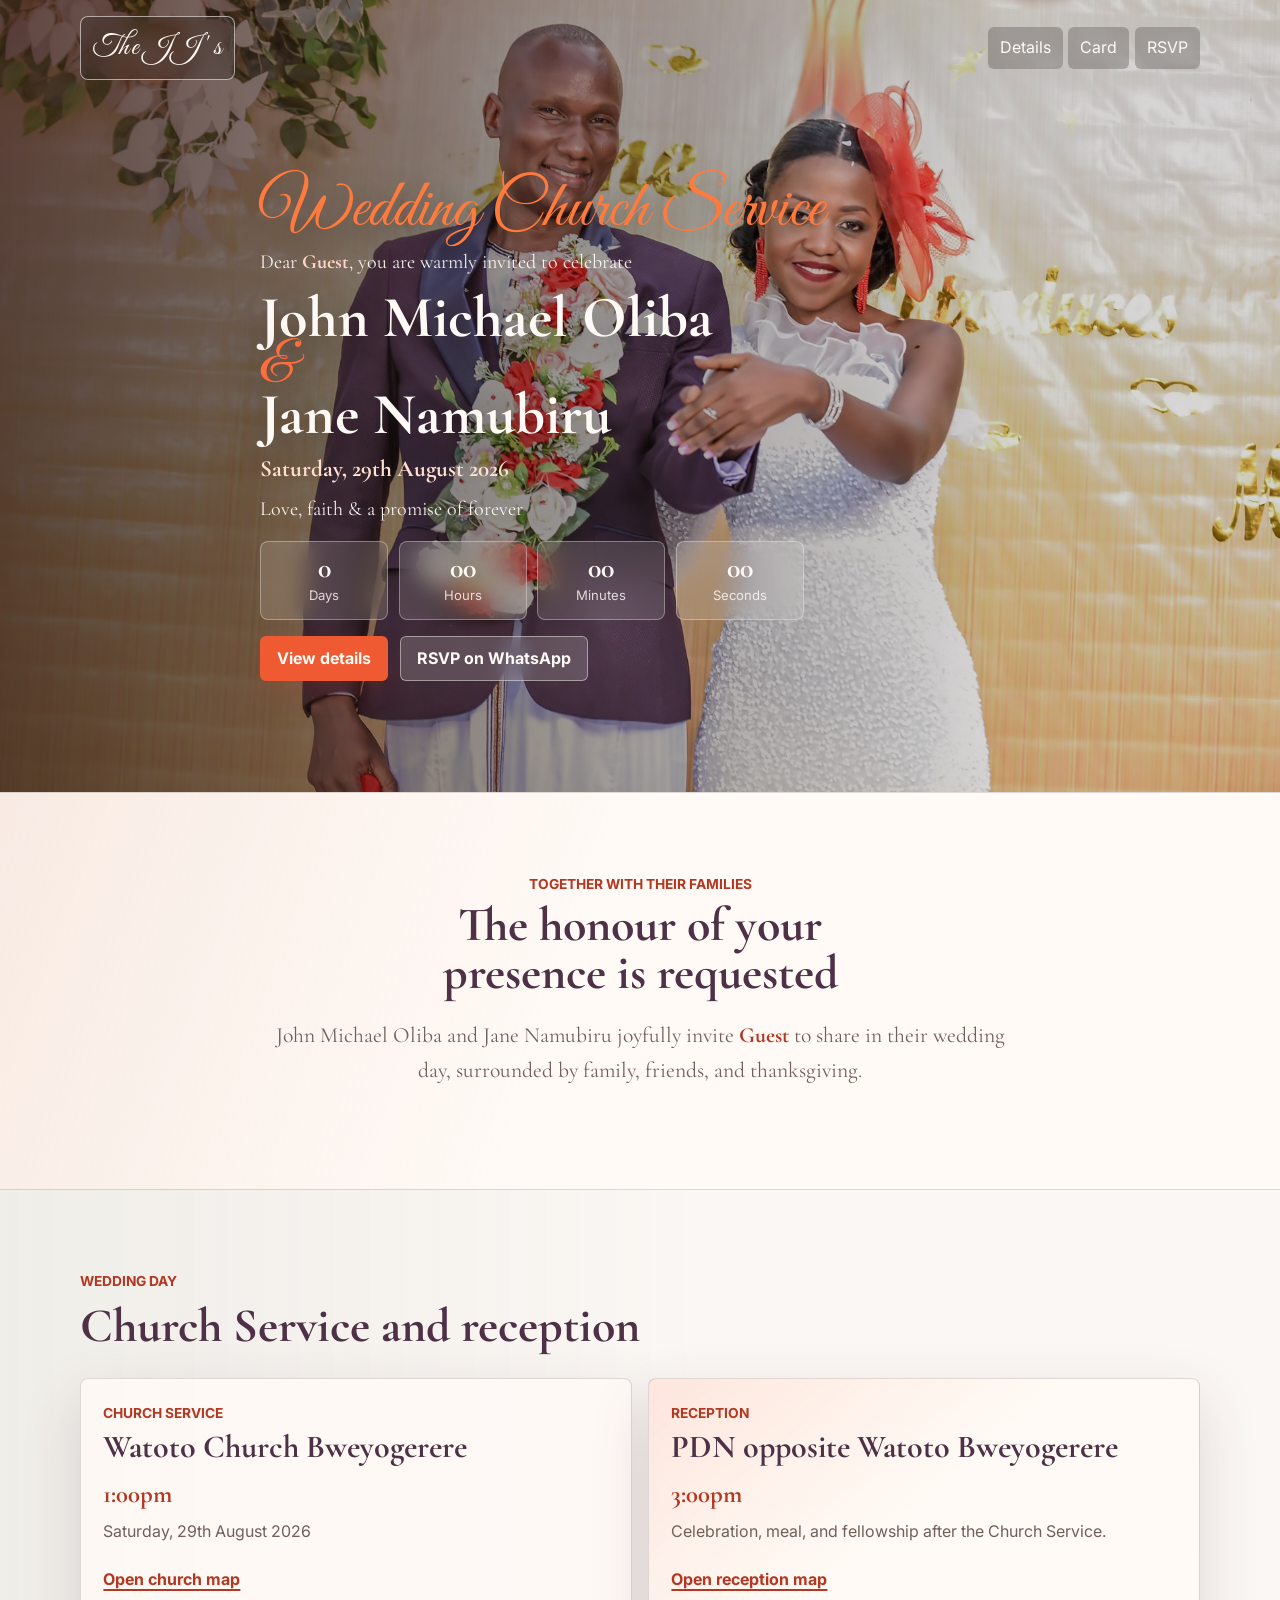
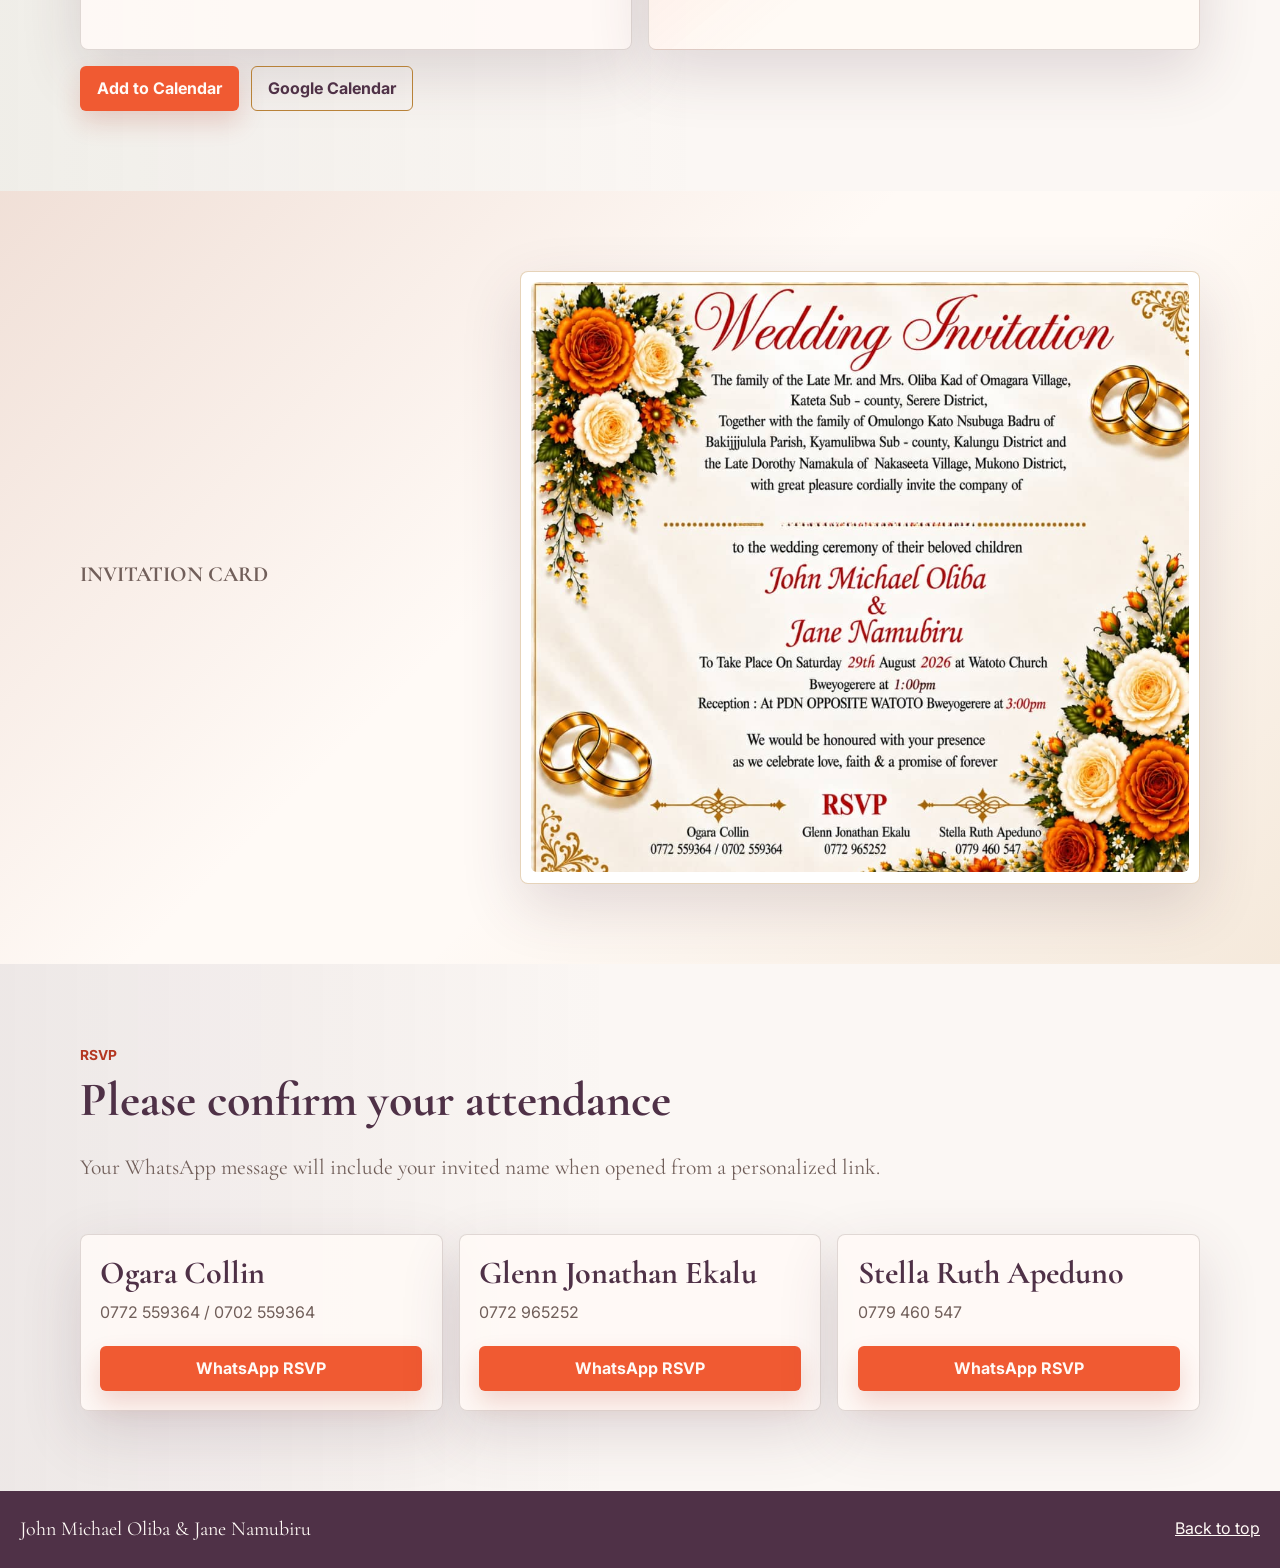
<file: index.html>
<!doctype html>
<html lang="en">
  <head>
    <meta charset="utf-8">
    <meta name="viewport" content="width=device-width, initial-scale=1">
    <title>John Michael Oliba & Jane Namubiru Wedding Invitation</title>
    <meta
      name="description"
      content="Wedding invitation for John Michael Oliba and Jane Namubiru on Saturday, 29th August 2026."
    >
    <meta property="og:title" content="John Michael Oliba & Jane Namubiru Wedding Invitation">
    <meta property="og:description" content="Saturday, 29th August 2026 at Watoto Church Bweyogerere.">
    <meta property="og:image" content="assets/card-preview.jpg">
    <link rel="preconnect" href="https://fonts.googleapis.com">
    <link rel="preconnect" href="https://fonts.gstatic.com" crossorigin>
    <link
      href="https://fonts.googleapis.com/css2?family=Cormorant+Garamond:wght@500;600;700&family=Great+Vibes&family=Inter:wght@400;500;600;700&display=swap"
      rel="stylesheet"
    >
    <link rel="stylesheet" href="styles.css">
    <script src="guests.js" defer></script>
    <script src="script.js" defer></script>
  </head>
  <body>
    <a class="skip-link" href="#details">Skip to wedding details</a>

    <header class="hero" id="top">
      <nav class="topbar" aria-label="Invitation navigation">
        <a class="brand" href="#top" aria-label="John and Jane wedding invitation">The JJ ' s</a>
        <div class="nav-links">
          <a href="#details">Details</a>
          <a href="#card">Card</a>
          <a href="#rsvp">RSVP</a>
        </div>
      </nav>

      <div class="hero-content">
        <p class="script-kicker">Wedding Church Service</p>
        <p class="guest-copy">Dear <span id="guestName" aria-live="polite">Guest</span>, you are warmly invited to celebrate</p>
        <h1>
          John Michael Oliba
          <span>&amp;</span>
          Jane Namubiru
        </h1>
        <p class="hero-date">Saturday, 29th August 2026</p>
        <p class="promise-line">Love, faith &amp; a promise of forever</p>

        <div class="countdown" aria-label="Countdown to the wedding">
          <div class="countdown-item">
            <span id="countDays">0</span>
            <small>Days</small>
          </div>
          <div class="countdown-item">
            <span id="countHours">0</span>
            <small>Hours</small>
          </div>
          <div class="countdown-item">
            <span id="countMinutes">0</span>
            <small>Minutes</small>
          </div>
          <div class="countdown-item">
            <span id="countSeconds">0</span>
            <small>Seconds</small>
          </div>
        </div>

        <div class="hero-actions">
          <a class="button button-primary" href="#details">View details</a>
          <a class="button button-soft js-rsvp-shortcut" href="#rsvp">RSVP on WhatsApp</a>
        </div>
      </div>
    </header>

     <main>
      <section class="section invite-note" aria-labelledby="family-heading">
        <div class="section-inner narrow">
          <p class="eyebrow">Together with their families</p>
          <h2 id="family-heading">The honour of your presence is requested</h2>
          <p>
            John Michael Oliba and Jane Namubiru joyfully invite
            <span id="guestInline">Guest</span> to share in their wedding day,
            surrounded by family, friends, and thanksgiving.
          </p>
        </div>
      </section>

      <section class="section details-section" id="details" aria-labelledby="details-heading">
        <div class="section-inner">
          <div class="section-heading">
            <p class="eyebrow">Wedding day</p>
            <h2 id="details-heading">Church Service and reception</h2>
          </div>

          <div class="event-grid">
            <article class="event-card">
              <div class="event-label">Church Service</div>
              <h3>Watoto Church Bweyogerere</h3>
              <p class="event-time">1:00pm</p>
              <p>Saturday, 29th August 2026</p>
              <a
                class="text-link"
                href="https://www.google.com/maps/search/?api=1&query=Watoto%20Church%20Bweyogerere"
                target="_blank"
                rel="noopener"
              >Open church map</a>
            </article>

            <article class="event-card accent-card">
              <div class="event-label">Reception</div>
              <h3>PDN opposite Watoto Bweyogerere</h3>
              <p class="event-time">3:00pm</p>
              <p>Celebration, meal, and fellowship after the Church Service.</p>
              <a
                class="text-link"
                href="https://www.google.com/maps/search/?api=1&query=Pastors%20Discipleship%20Network%20(PDN)%20,%20Cornerstone%20University"
                target="_blank"
                rel="noopener"
              >Open reception map</a>
            </article>
          </div>

          <div class="calendar-actions" aria-label="Calendar actions">
            <button class="button button-primary" id="downloadCalendar" type="button">Add to Calendar</button>
            <a class="button button-outline" id="googleCalendar" href="#" target="_blank" rel="noopener">Google Calendar</a>
          </div>
        </div>
      </section>

       <section class="section card-section" id="card" aria-labelledby="card-heading">
        <div class="section-inner card-layout">
          <div class="card-copy">
            <p class="eyebrow">Invitation card</p>
            <!-- <h2 id="card-heading">The printed card, brought online</h2>
            <p>
              Here is a look at the card.
            </p> -->
            <!-- <a class="button button-outline" href="jon%20weds%20jane%20n.pdf" download>Download original PDF</a> -->
          </div>
          <figure class="card-preview">
            <img src="assets/card-preview.jpg" alt="Wedding invitation card for John Michael Oliba and Jane Namubiru">
          </figure>
        </div>
      </section>

      <section class="section rsvp-section" id="rsvp" aria-labelledby="rsvp-heading">
        <div class="section-inner">
          <div class="section-heading">
            <p class="eyebrow">RSVP</p>
            <h2 id="rsvp-heading">Please confirm your attendance</h2>
            <p class="section-lead">Your WhatsApp message will include your invited name when opened from a personalized link.</p>
          </div>

          <div class="contact-grid">
            <article class="contact-card">
              <h3>Ogara Collin</h3>
              <p>0772 559364 / 0702 559364</p>
              <a class="button button-primary js-whatsapp" href="#" data-phone="256772559364">WhatsApp RSVP</a>
            </article>
            <article class="contact-card">
              <h3>Glenn Jonathan Ekalu</h3>
              <p>0772 965252</p>
              <a class="button button-primary js-whatsapp" href="#" data-phone="256772965252">WhatsApp RSVP</a>
            </article>
            <article class="contact-card">
              <h3>Stella Ruth Apeduno</h3>
              <p>0779 460 547</p>
              <a class="button button-primary js-whatsapp" href="#" data-phone="256779460547">WhatsApp RSVP</a>
            </article>
          </div>
        </div>
      </section>
    </main> 

    <footer class="footer">
      <p>John Michael Oliba &amp; Jane Namubiru</p>
      <a href="#top">Back to top</a>
    </footer>
  </body>
</html>
</file>
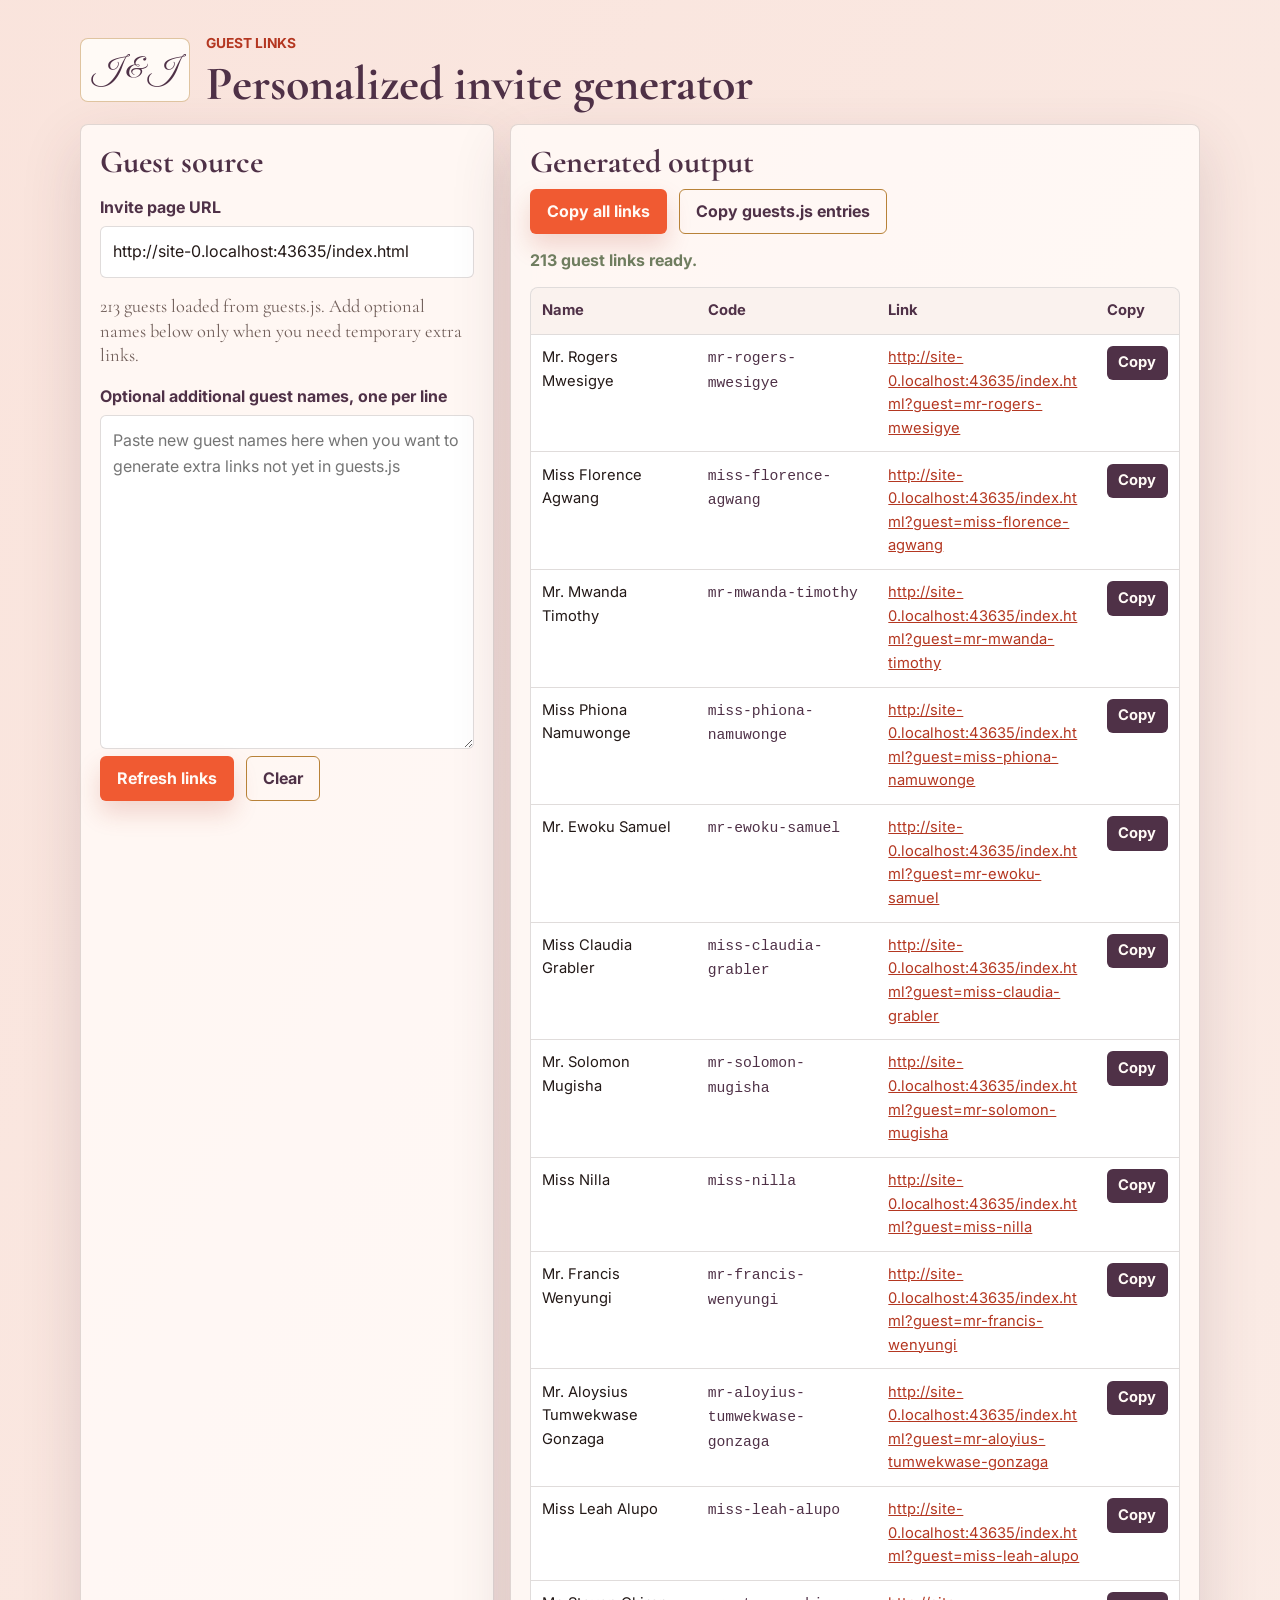
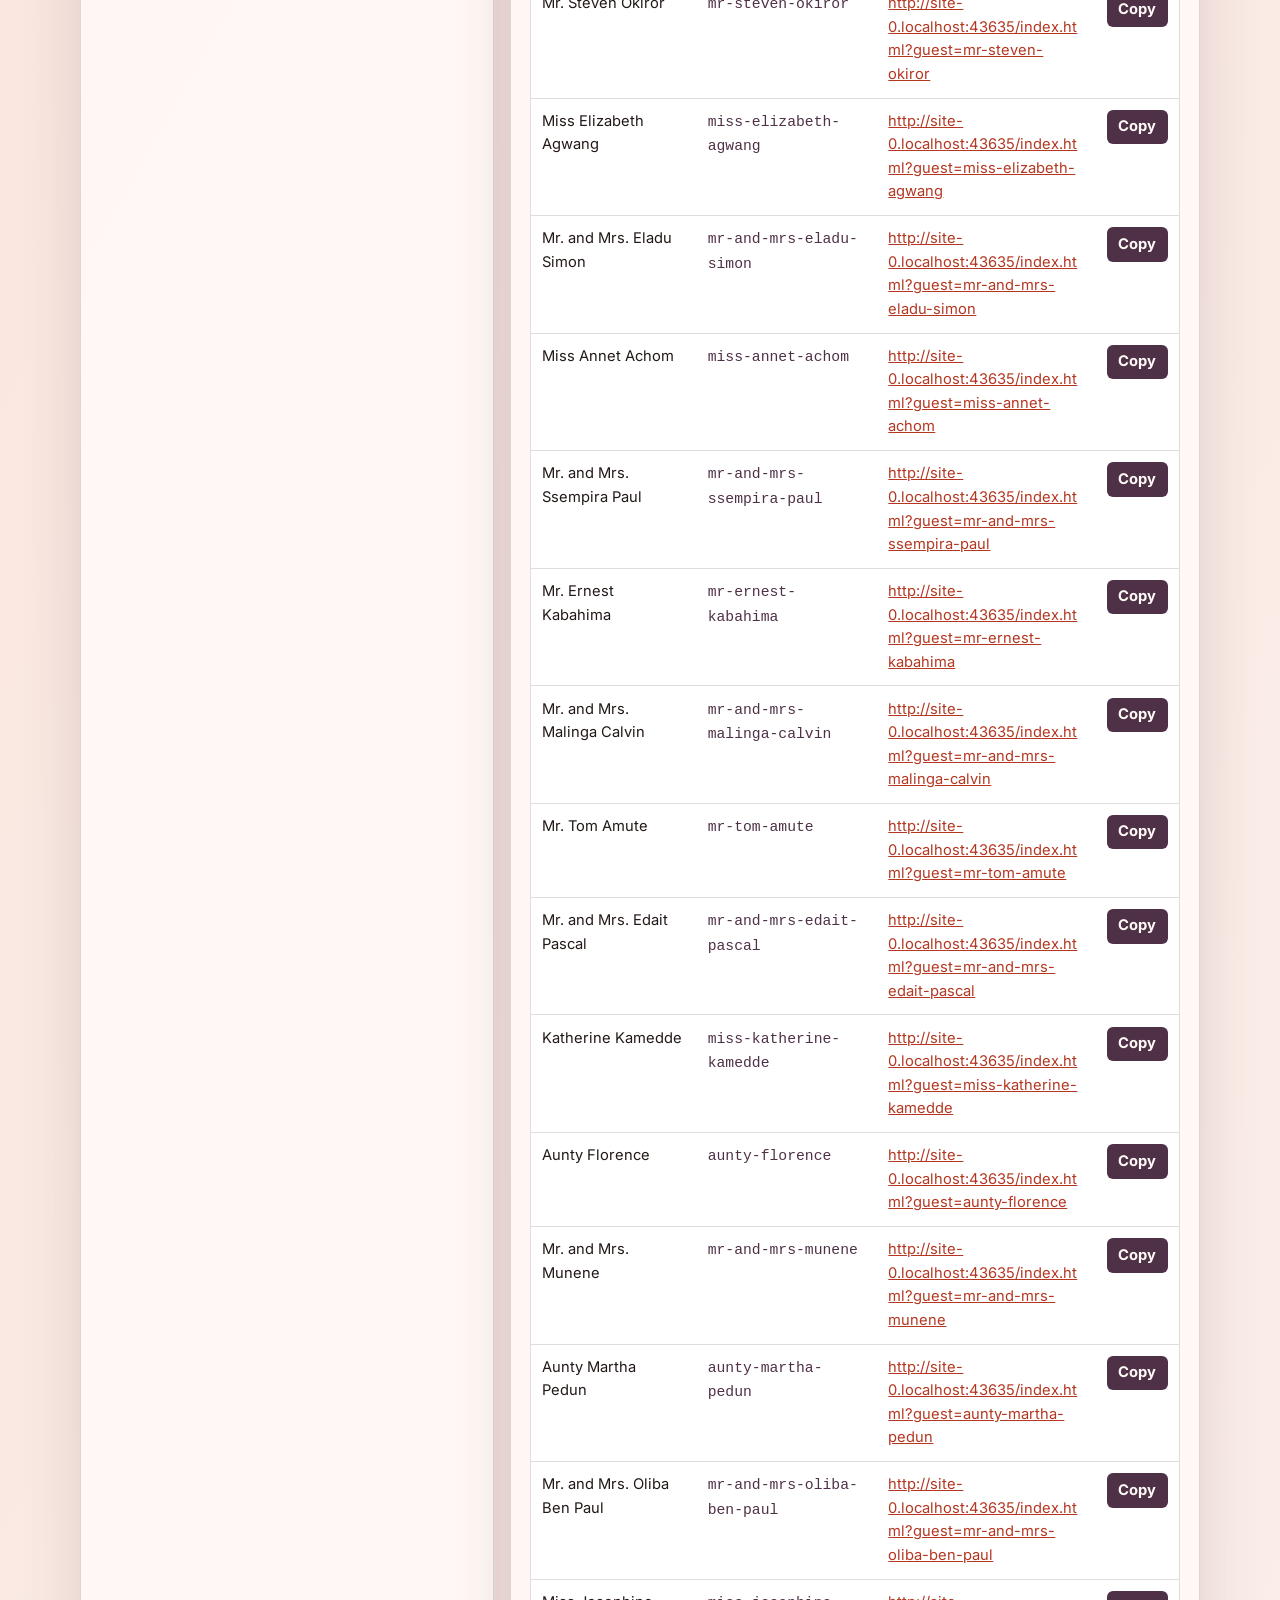
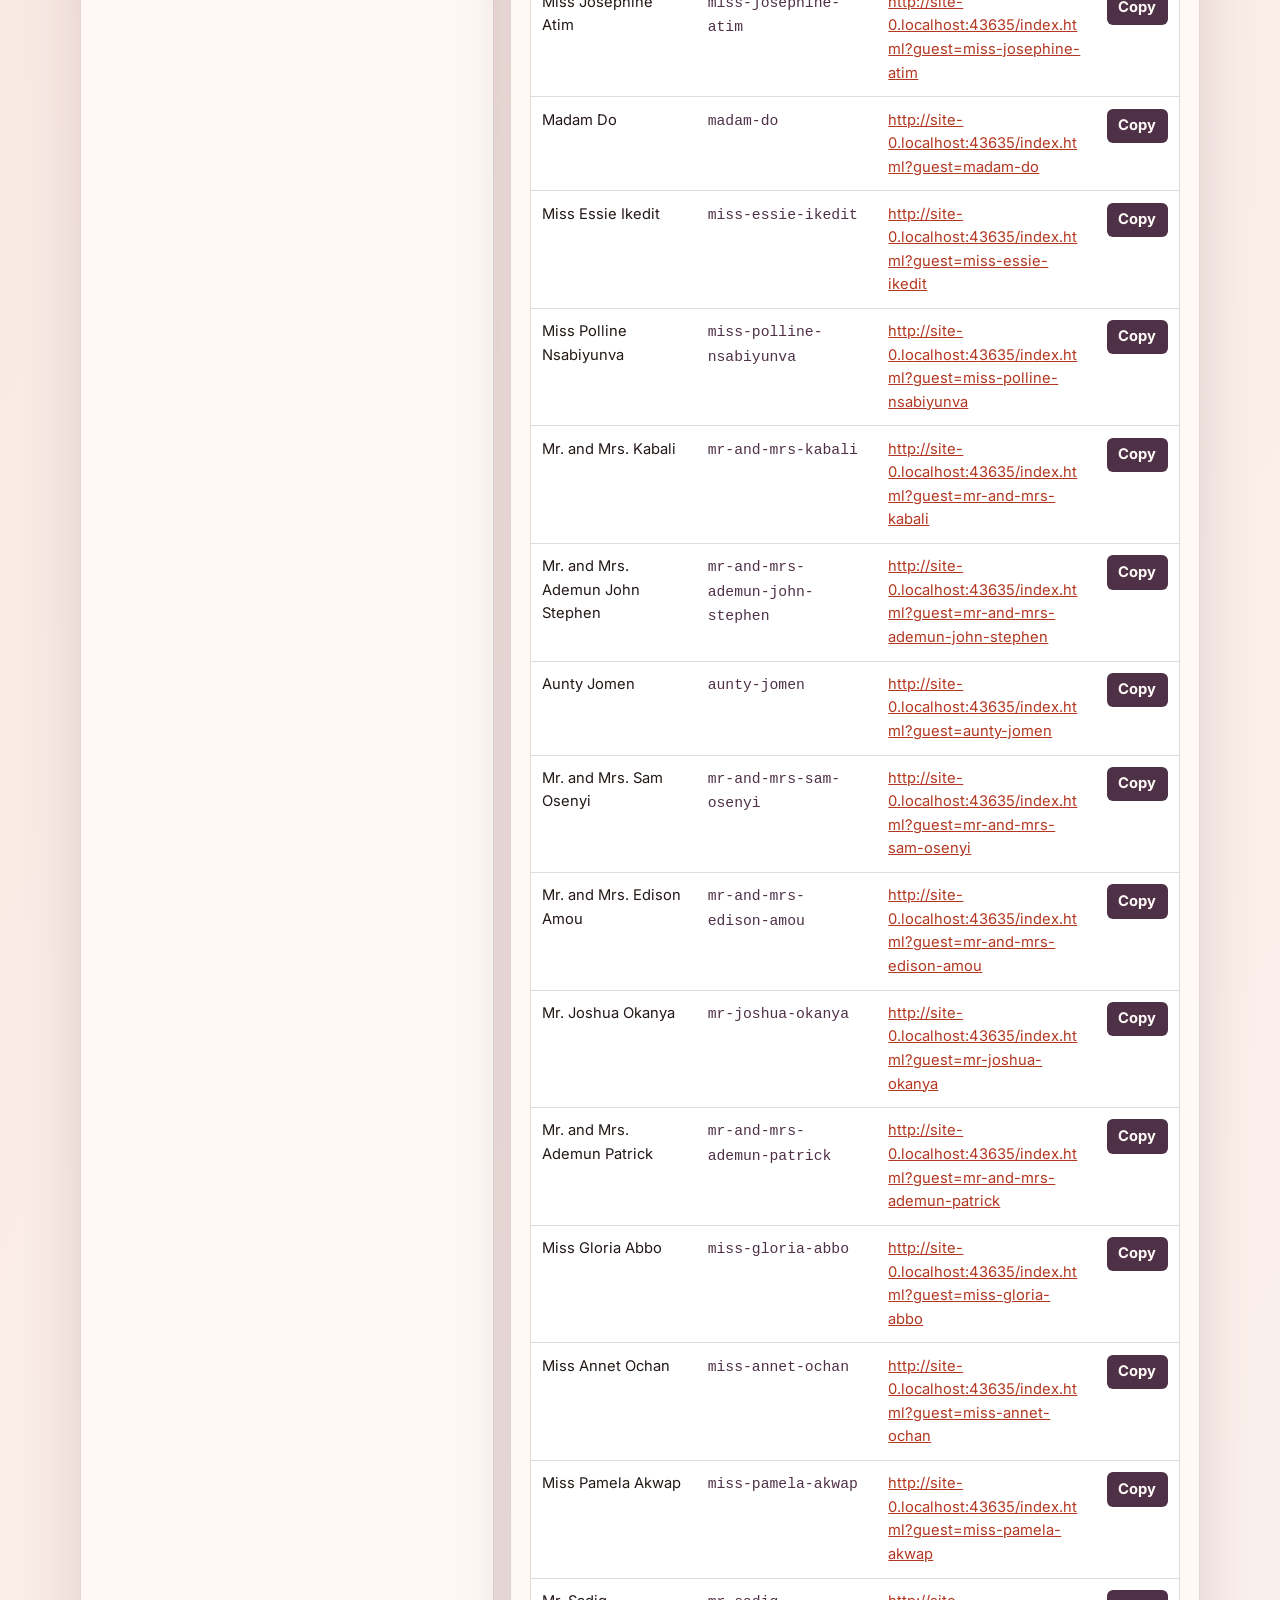
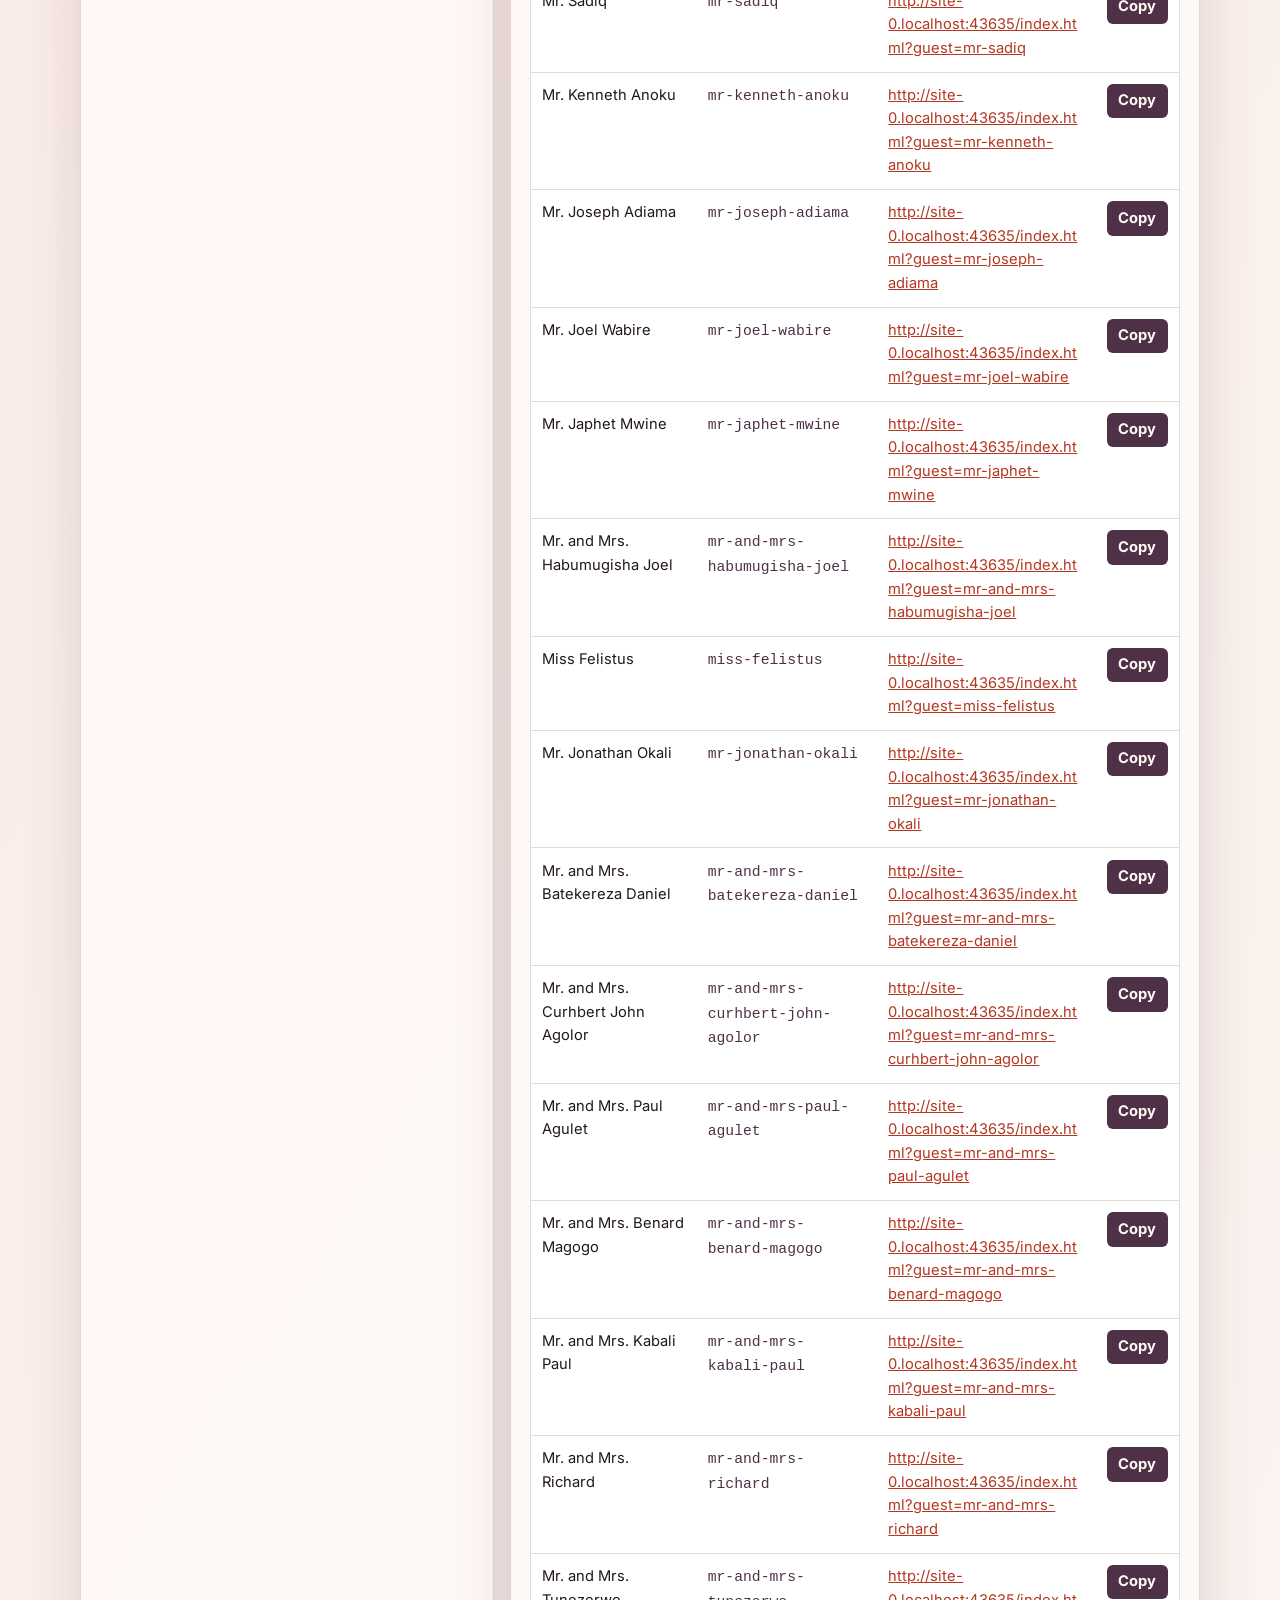
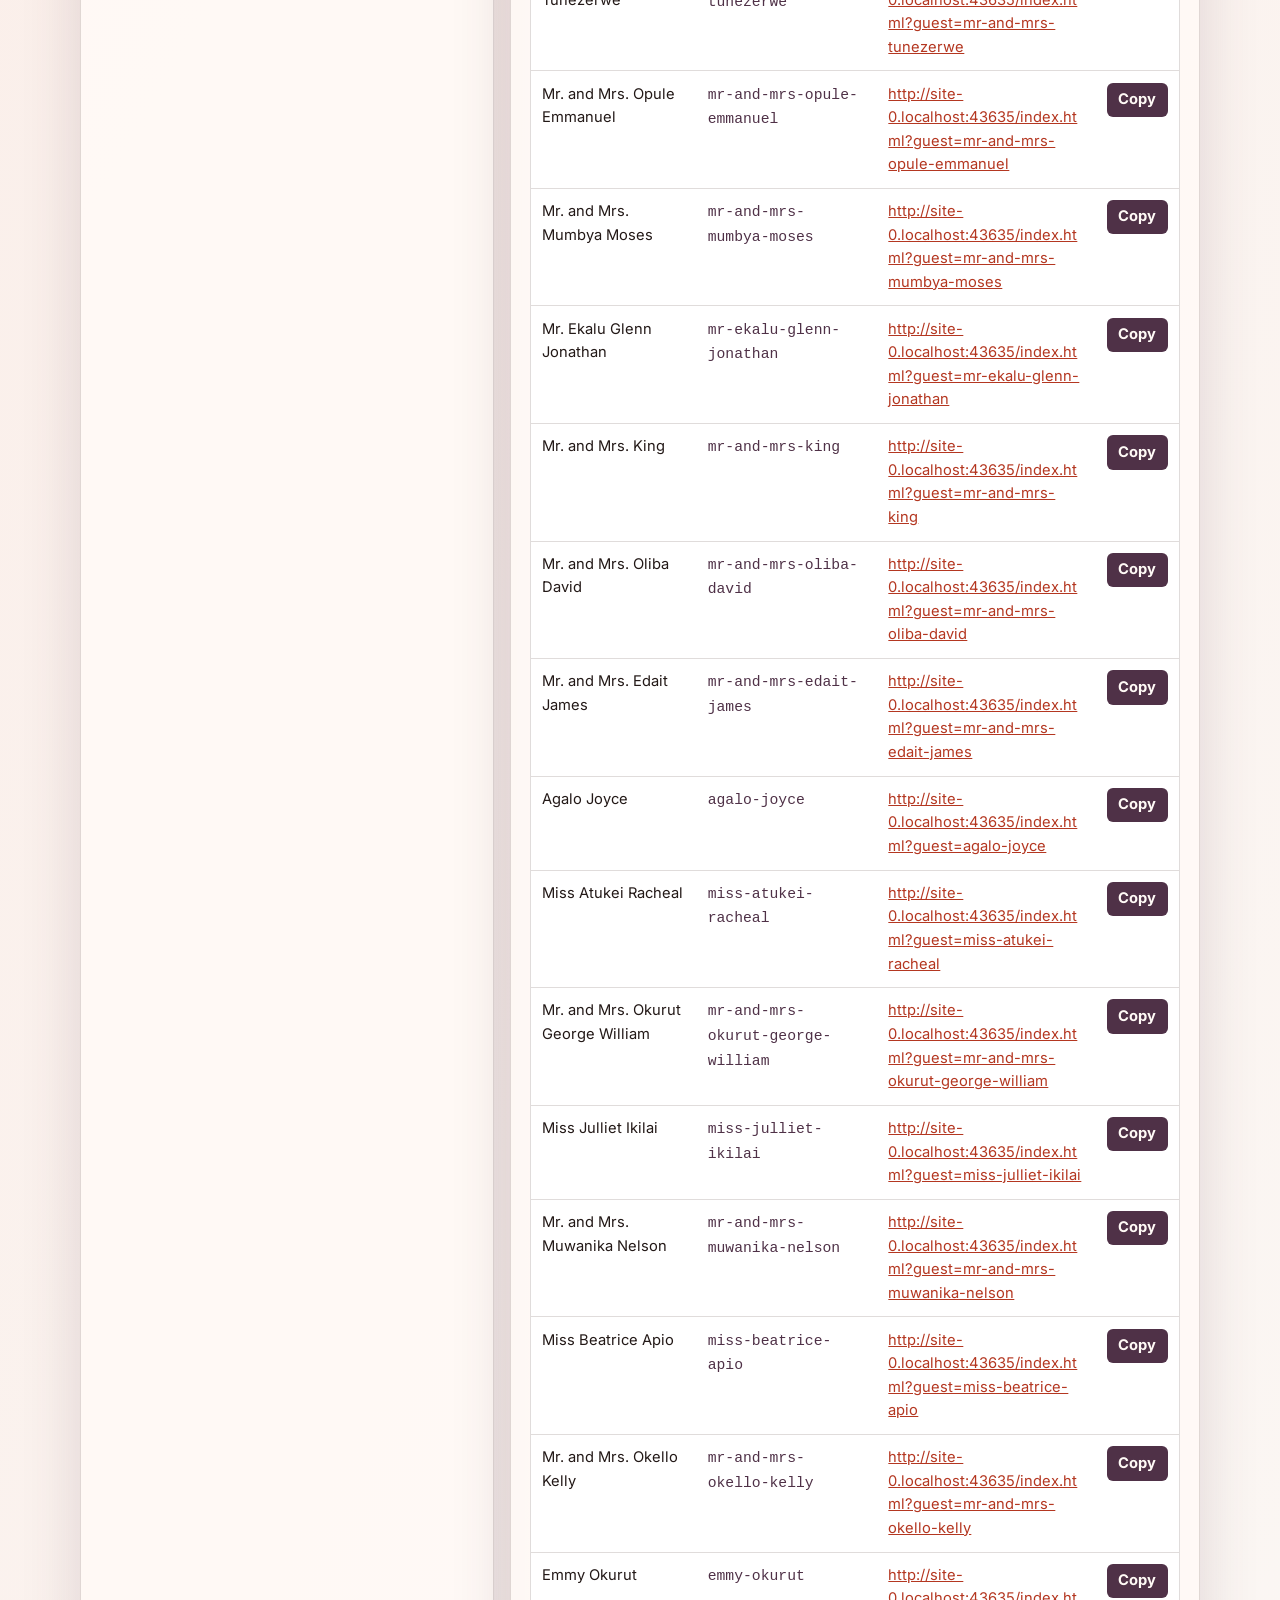
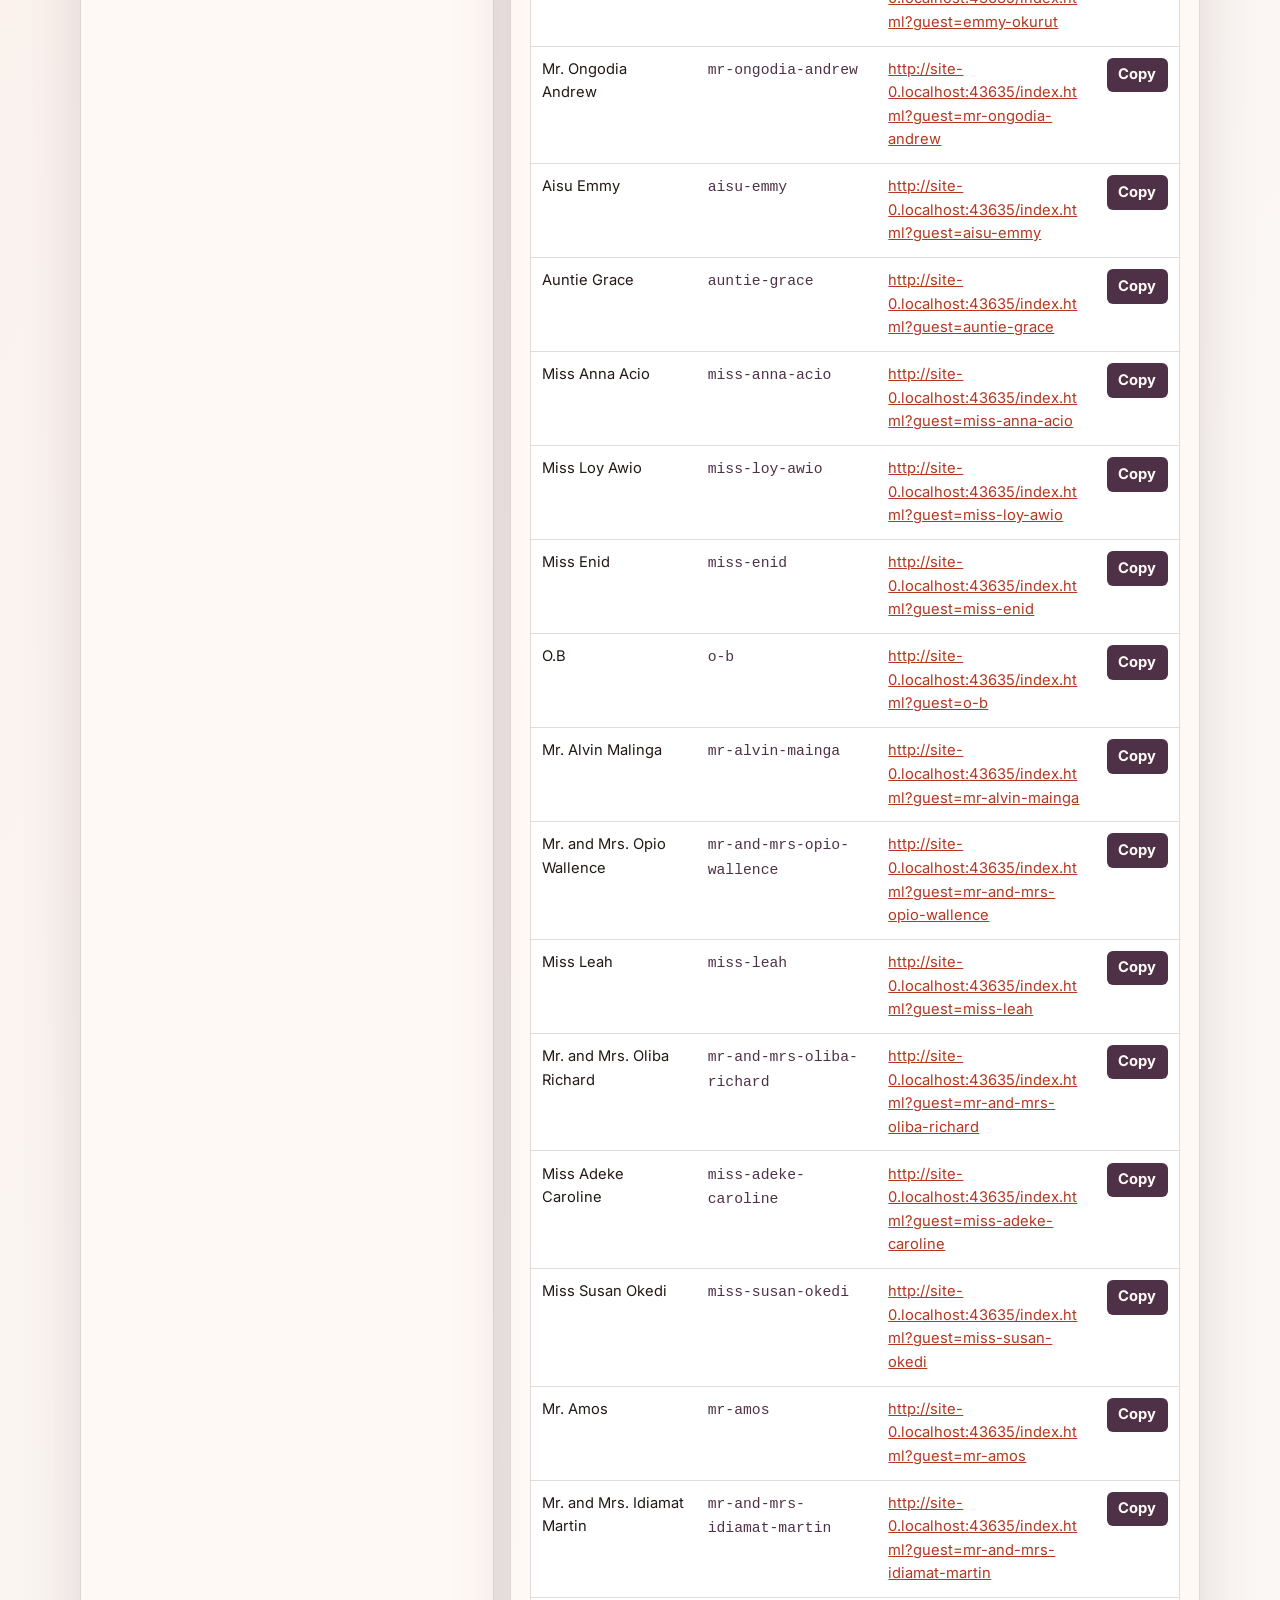
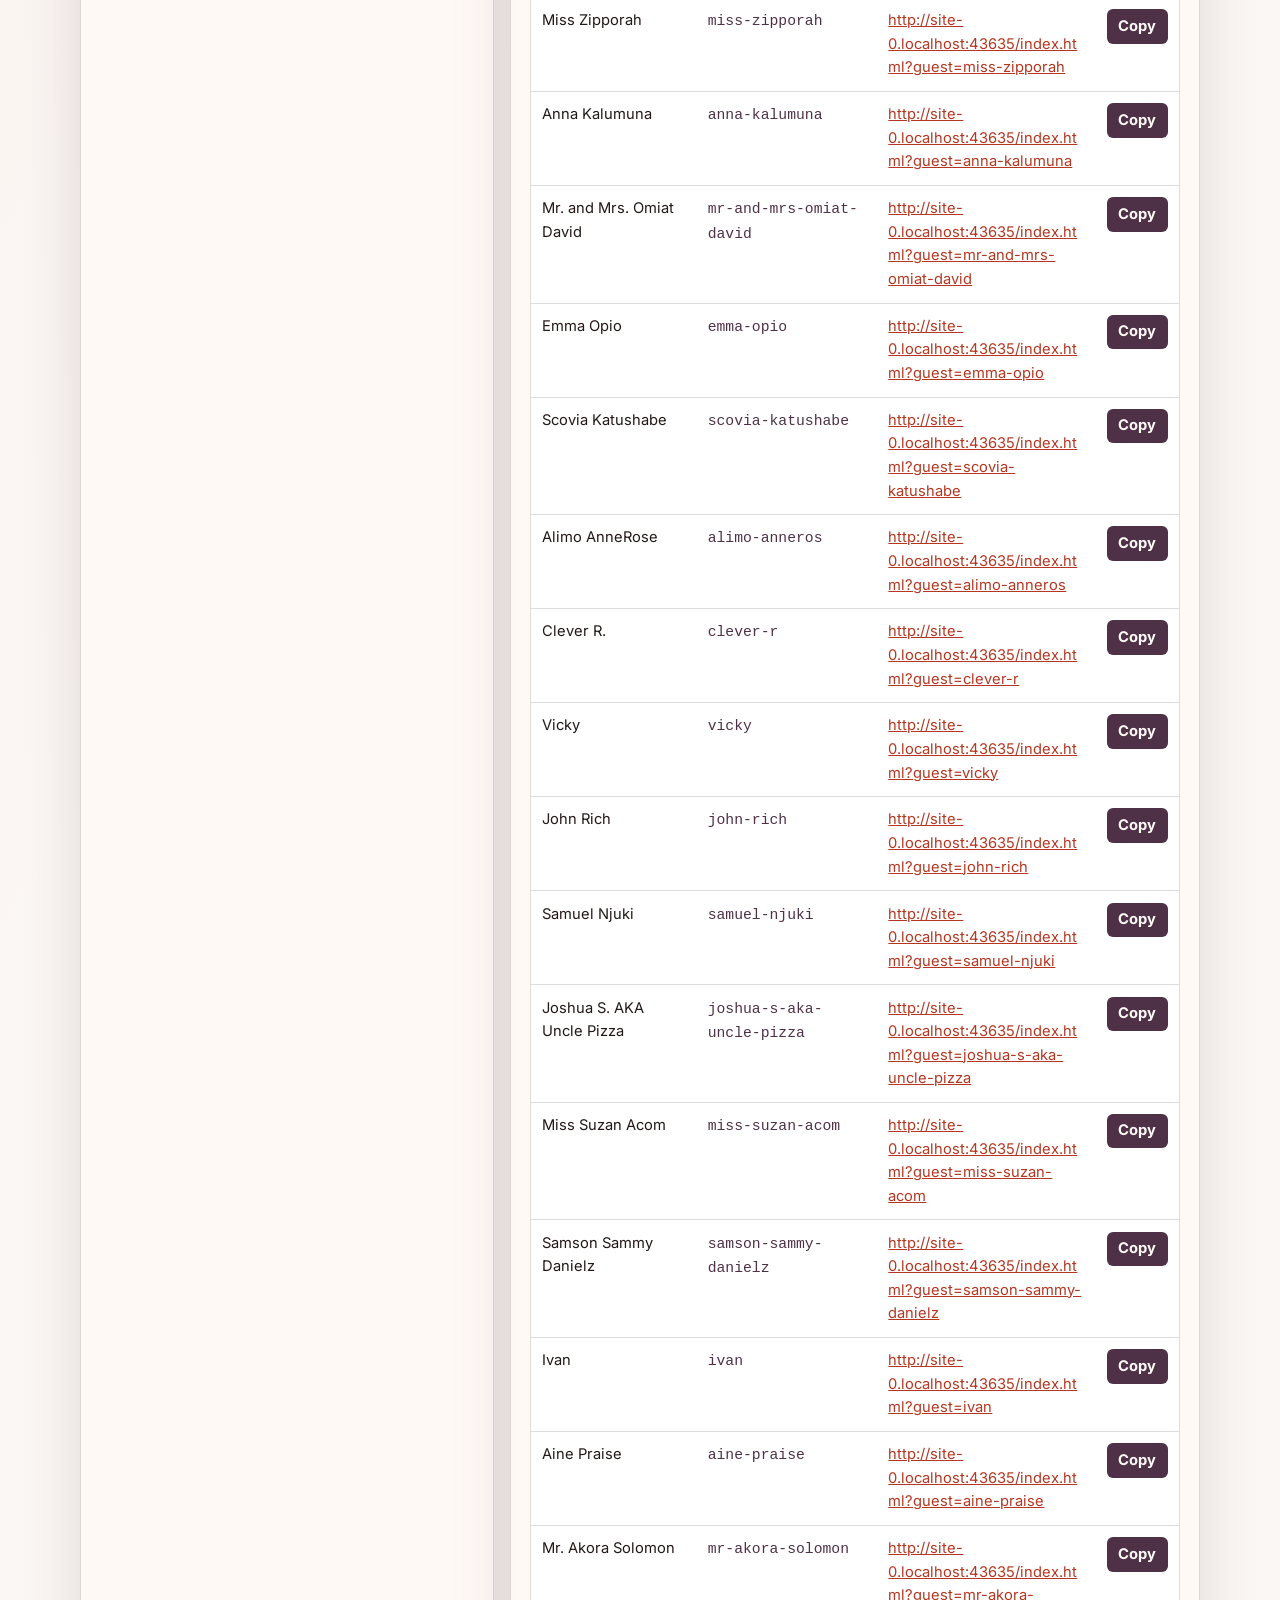
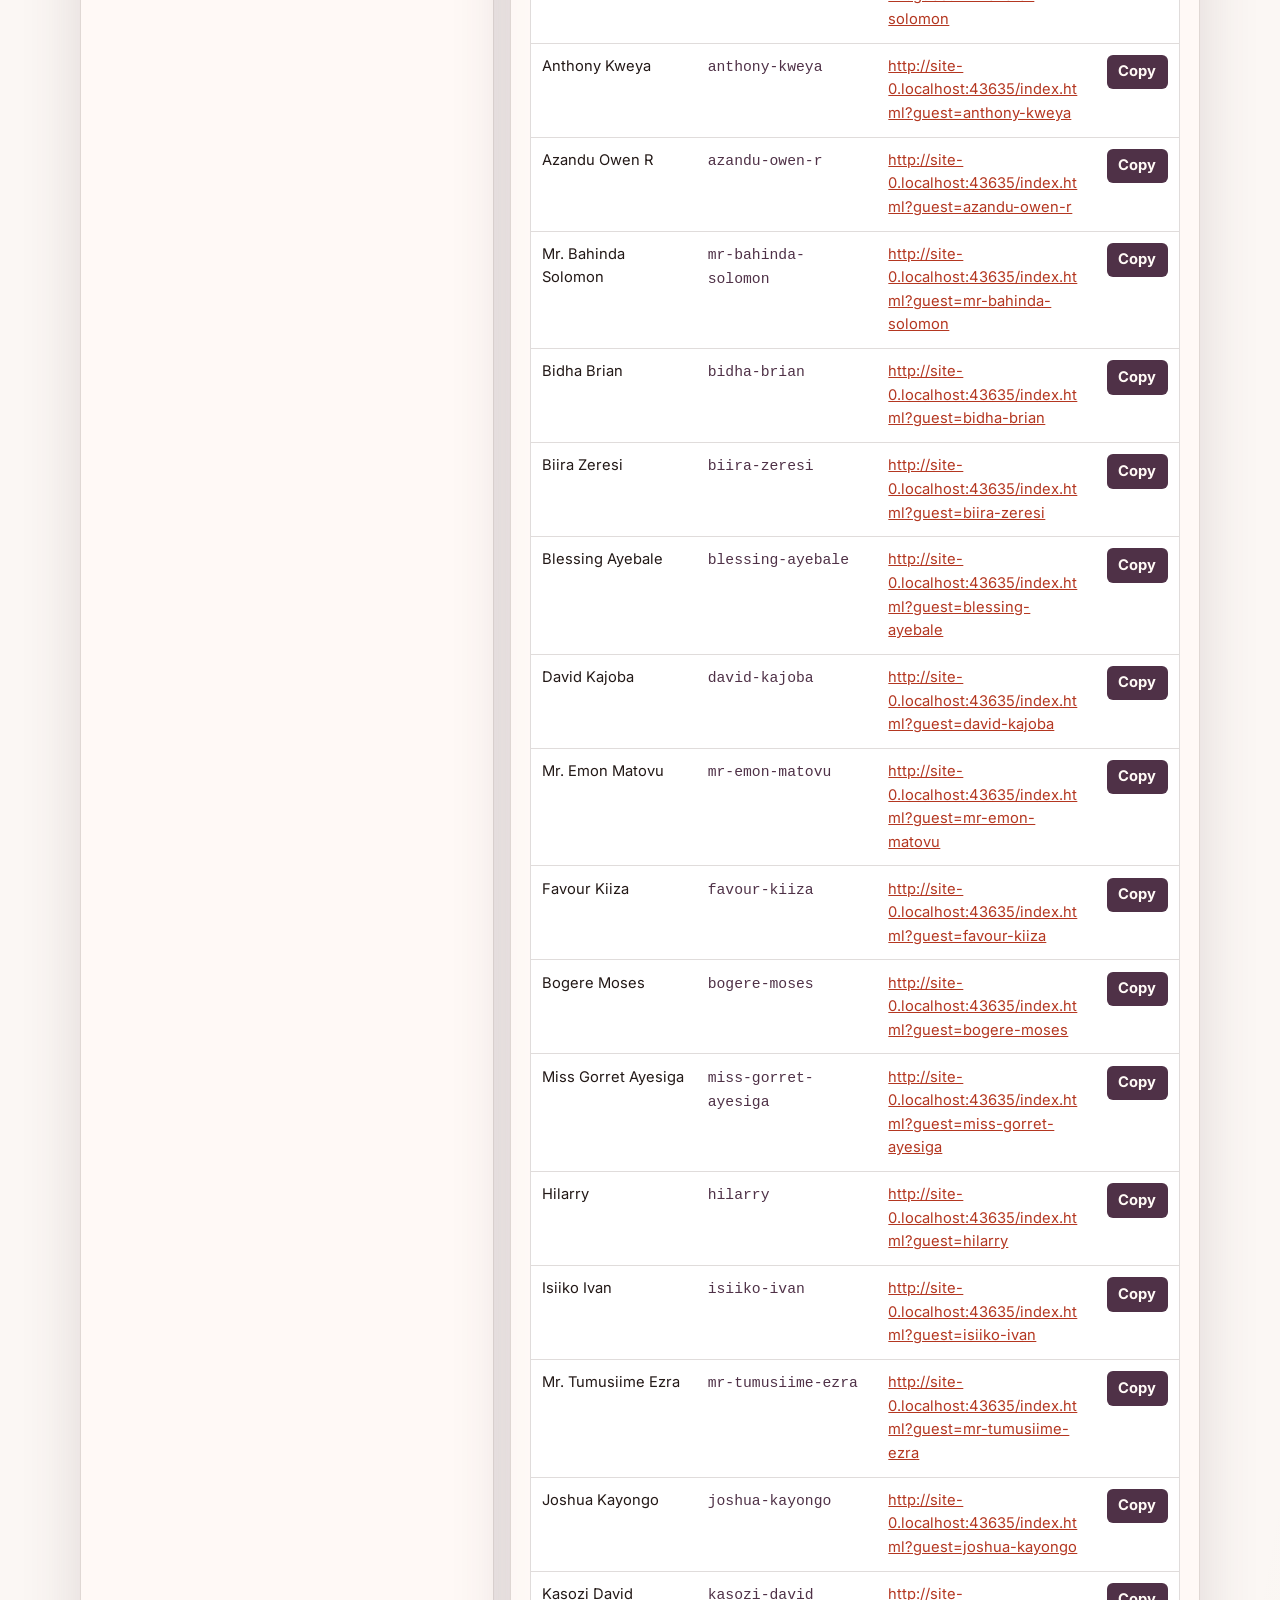
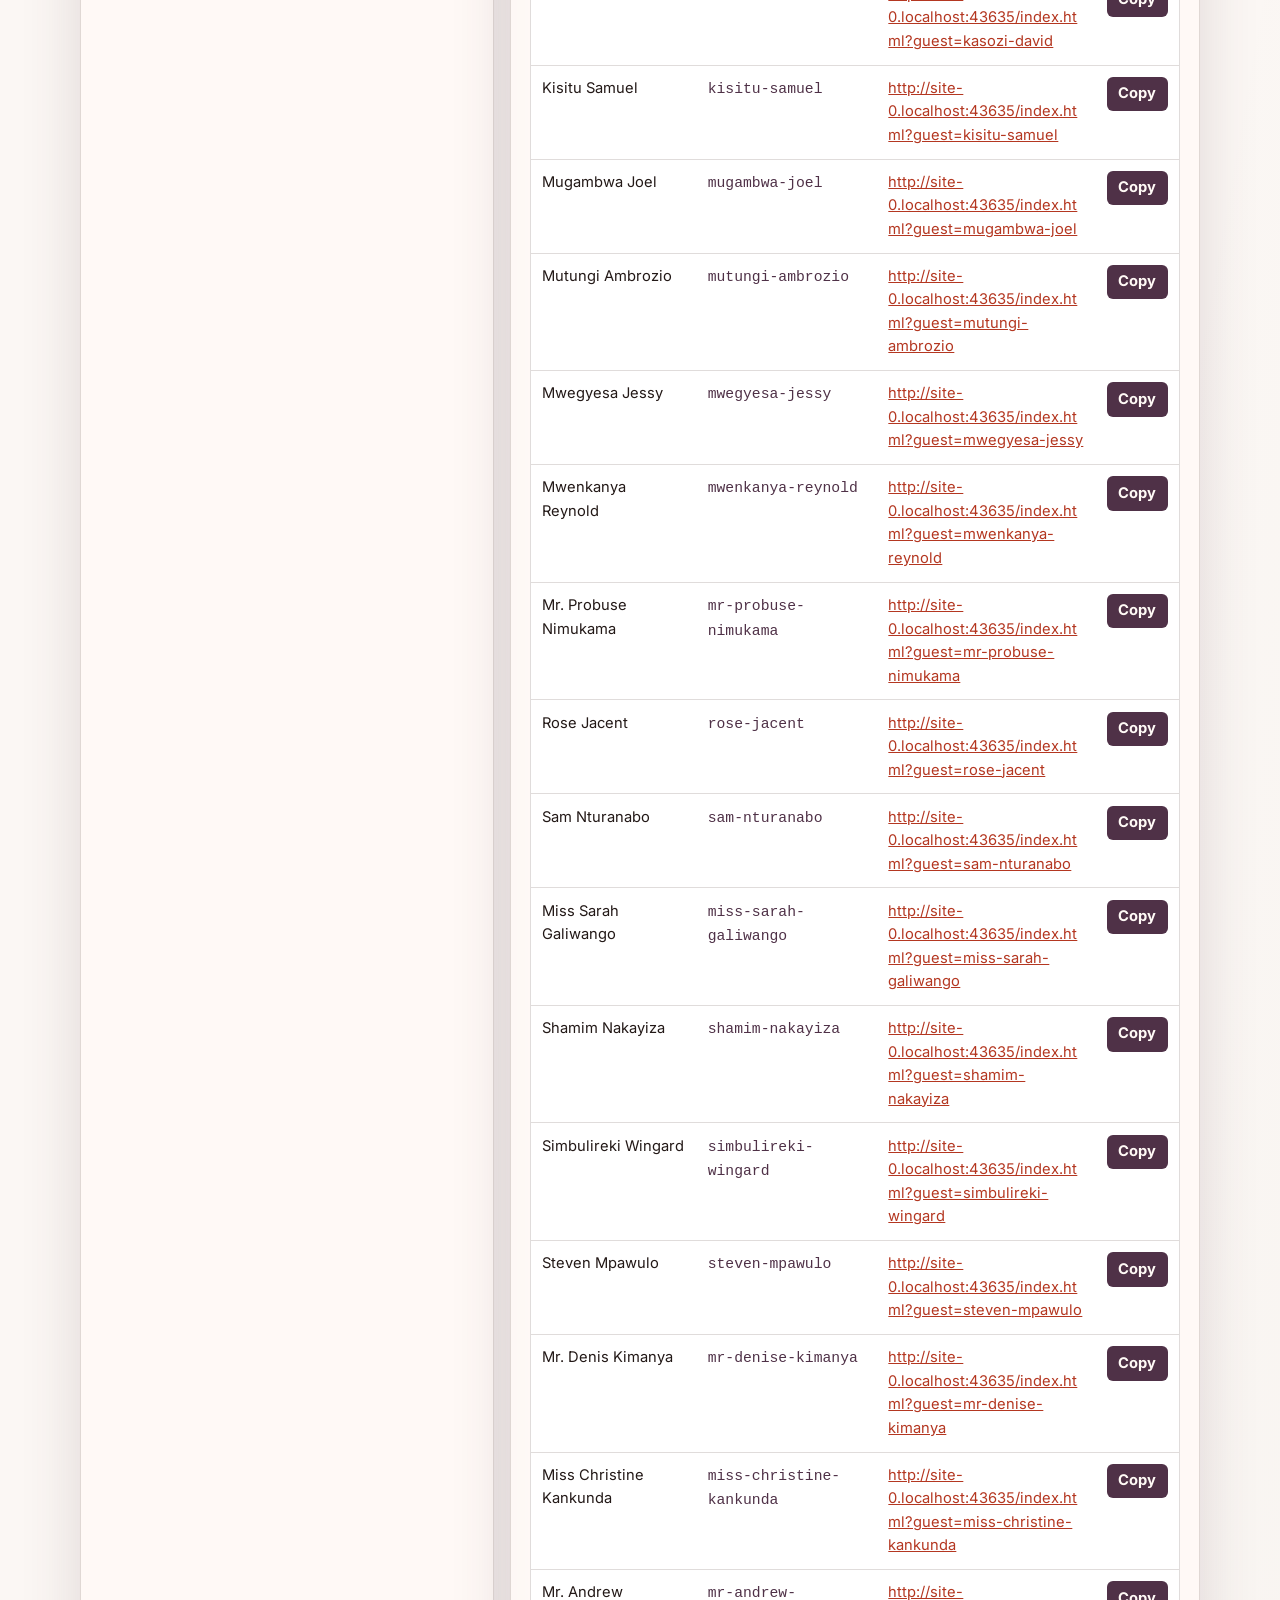
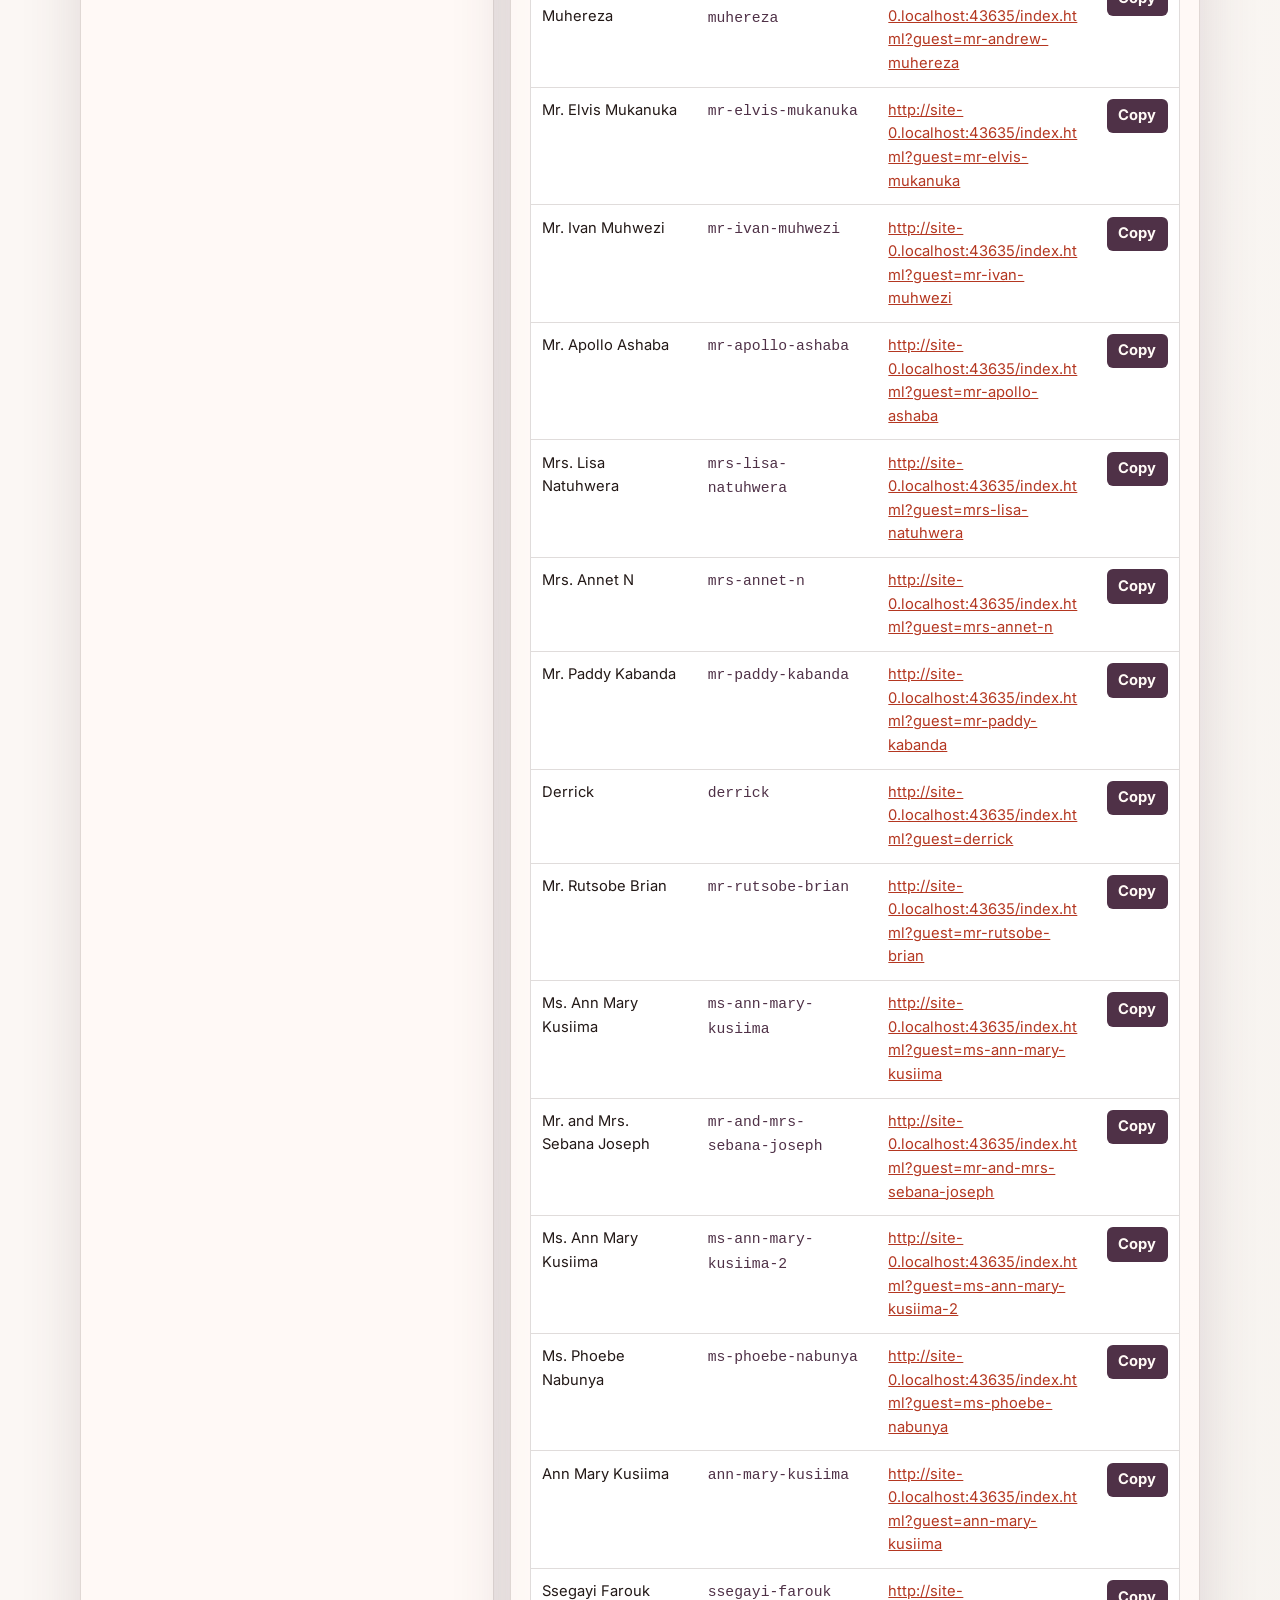
<file: generator.html>
<!doctype html>
<html lang="en">
  <head>
    <meta charset="utf-8">
    <meta name="viewport" content="width=device-width, initial-scale=1">
    <title>Wedding Guest Link Generator</title>
    <meta name="description" content="Generate personalized wedding invitation links and guests.js entries.">
    <link rel="preconnect" href="https://fonts.googleapis.com">
    <link rel="preconnect" href="https://fonts.gstatic.com" crossorigin>
    <link
      href="https://fonts.googleapis.com/css2?family=Cormorant+Garamond:wght@500;600;700&family=Great+Vibes&family=Inter:wght@400;500;600;700&display=swap"
      rel="stylesheet"
    >
    <link rel="stylesheet" href="styles.css">
    <script src="guests.js" defer></script>
    <script src="generator.js" defer></script>
  </head>
  <body class="generator-page">
    <header class="generator-header">
      <a class="brand" href="index.html">J &amp; J</a>
      <div>
        <p class="eyebrow">Guest links</p>
        <h1>Personalized invite generator</h1>
      </div>
    </header>

    <main class="generator-layout">
      <section class="generator-panel" aria-labelledby="input-heading">
        <h2 id="input-heading">Guest source</h2>
        <label for="baseUrl">Invite page URL</label>
        <input id="baseUrl" type="url" placeholder="https://example.com/index.html">

        <p class="generator-note" id="guestSourceNote"></p>

        <label for="namesInput">Optional additional guest names, one per line</label>
        <textarea id="namesInput" rows="12" spellcheck="false" placeholder="Paste new guest names here when you want to generate extra links not yet in guests.js"></textarea>

        <div class="generator-actions">
          <button class="button button-primary" type="button" id="generateBtn">Refresh links</button>
          <button class="button button-outline" type="button" id="clearBtn">Clear</button>
        </div>
      </section>

      <section class="generator-panel" aria-labelledby="output-heading">
        <h2 id="output-heading">Generated output</h2>
        <div class="generator-actions">
          <button class="button button-primary" type="button" id="copyLinksBtn">Copy all links</button>
          <button class="button button-outline" type="button" id="copyEntriesBtn">Copy guests.js entries</button>
        </div>
        <p class="status-message" id="copyStatus" role="status" aria-live="polite"></p>

        <div class="table-wrap">
          <table>
            <thead>
              <tr>
                <th>Name</th>
                <th>Code</th>
                <th>Link</th>
                <th>Copy</th>
              </tr>
            </thead>
            <tbody id="resultsBody"></tbody>
          </table>
        </div>

        <label for="linksOutput">Links</label>
        <textarea id="linksOutput" rows="8" readonly></textarea>

        <label for="entriesOutput">Entries to paste inside guests.js</label>
        <textarea id="entriesOutput" rows="8" readonly></textarea>
      </section>
    </main>
  </body>
</html>
</file>
<file: styles.css>
:root {
  --ivory: #fbf7f4;
  --paper: #fffaf6;
  --peach: #e8c8b8;
  --peach-deep: #cfa390;
  --rose: #f05a32;
  --rose-dark: #b43721;
  --gold: #b88238;
  --sage: #6f7d5f;
  --plum: #4f3147;
  --ink: #231917;
  --muted: #715f5a;
  --line: rgba(113, 95, 90, 0.22);
  --shadow: 0 22px 60px rgba(79, 49, 71, 0.16);
  --serif: "Cormorant Garamond", Georgia, serif;
  --script: "Great Vibes", "Brush Script MT", cursive;
  --sans: "Inter", Arial, sans-serif;
}

* {
  box-sizing: border-box;
  letter-spacing: 0;
}

html {
  scroll-behavior: smooth;
}

body {
  margin: 0;
  background:
    linear-gradient(115deg, rgba(232, 200, 184, 0.24), transparent 34%),
    linear-gradient(250deg, rgba(184, 130, 56, 0.12), transparent 34%),
    var(--ivory);
  color: var(--ink);
  font-family: var(--sans);
  line-height: 1.6;
}

img {
  display: block;
  max-width: 100%;
}

a {
  color: inherit;
}

button,
input,
textarea {
  font: inherit;
}

.skip-link {
  position: absolute;
  left: 1rem;
  top: 1rem;
  z-index: 10;
  transform: translateY(-140%);
  background: var(--paper);
  color: var(--ink);
  padding: 0.65rem 0.85rem;
  border-radius: 6px;
}

.skip-link:focus {
  transform: translateY(0);
}

.hero {
  position: relative;
  min-height: 88svh;
  overflow: hidden;
  isolation: isolate;
  display: grid;
  align-items: center;
  padding: 1.25rem;
  color: var(--paper);
}

.hero::before {
  content: "";
  position: absolute;
  inset: 0;
  z-index: -2;
  background:
    linear-gradient(90deg, rgba(35, 25, 23, 0.78) 0%, rgba(35, 25, 23, 0.48) 38%, rgba(35, 25, 23, 0.16) 78%),
    url("assets/couple.jpg") center / cover no-repeat;
}

.hero::after {
  content: "";
  position: absolute;
  inset: 0;
  z-index: -1;
  background:
    linear-gradient(140deg, rgba(240, 90, 50, 0.28), transparent 42%),
    linear-gradient(25deg, rgba(184, 130, 56, 0.28), transparent 38%);
  mix-blend-mode: soft-light;
}

.topbar {
  position: absolute;
  top: 0;
  left: 0;
  right: 0;
  z-index: 2;
  display: flex;
  align-items: center;
  justify-content: space-between;
  gap: 1rem;
  width: min(1120px, calc(100% - 2rem));
  margin: 0 auto;
  padding: 1rem 0;
}

.brand {
  display: inline-flex;
  align-items: center;
  justify-content: center;
  min-width: 3.2rem;
  min-height: 3.2rem;
  border: 1px solid rgba(255, 250, 246, 0.58);
  border-radius: 8px;
  color: var(--paper);
  text-decoration: none;
  font-family: var(--script);
  font-size: 1.8rem;
  background: rgba(35, 25, 23, 0.28);
  backdrop-filter: blur(10px);
  padding: 0.5rem 0.75rem;
}

.nav-links {
  display: flex;
  flex-wrap: wrap;
  justify-content: flex-end;
  gap: 0.35rem;
}

.nav-links a {
  display: inline-flex;
  align-items: center;
  min-height: 2.55rem;
  padding: 0.5rem 0.75rem;
  border-radius: 6px;
  color: var(--paper);
  text-decoration: none;
  background: rgba(35, 25, 23, 0.24);
  backdrop-filter: blur(8px);
}

.hero-content {
  width: min(760px, calc(100% - 1rem));
  margin: 3.25rem auto 0;
  padding: 2.4rem 0 1.4rem;
}

.script-kicker {
  margin: 0 0 0.2rem;
  color: #ff7a3d;
  font-family: var(--script);
  font-size: 4.2rem;
  line-height: 0.95;
  text-shadow: 0 8px 30px rgba(35, 25, 23, 0.4);
}

.guest-copy,
.promise-line,
.hero-date {
  max-width: 40rem;
  margin: 0;
  color: rgba(255, 250, 246, 0.94);
  font-family: var(--serif);
  font-size: 1.25rem;
}

.guest-copy span {
  color: #ffd8c5;
  font-weight: 700;
}

.hero h1 {
  max-width: 54rem;
  margin: 0.75rem 0 0.5rem;
  color: var(--paper);
  font-family: var(--serif);
  font-size: 3.65rem;
  font-weight: 700;
  line-height: 0.95;
  text-wrap: balance;
  text-shadow: 0 12px 42px rgba(35, 25, 23, 0.48);
}

.hero h1 span {
  display: block;
  color: #ff6d3d;
  font-family: var(--script);
  font-size: 3.7rem;
  font-weight: 400;
  line-height: 0.7;
}

.hero-date {
  color: #ffe0d1;
  font-size: 1.45rem;
  font-weight: 700;
}

.promise-line {
  margin-top: 0.35rem;
}

.countdown {
  display: grid;
  grid-template-columns: repeat(4, minmax(4.75rem, 1fr));
  gap: 0.65rem;
  max-width: 34rem;
  margin: 1rem 0;
}

.countdown-item {
  min-height: 4.65rem;
  padding: 0.72rem 0.5rem;
  border: 1px solid rgba(255, 250, 246, 0.34);
  border-radius: 8px;
  background: rgba(255, 250, 246, 0.13);
  backdrop-filter: blur(12px);
  text-align: center;
}

.countdown-item span {
  display: block;
  font-family: var(--serif);
  font-size: 1.75rem;
  font-weight: 700;
  line-height: 1;
}

.countdown-item small {
  color: rgba(255, 250, 246, 0.82);
  font-size: 0.82rem;
}

.hero-actions,
.calendar-actions,
.generator-actions {
  display: flex;
  flex-wrap: wrap;
  gap: 0.75rem;
  align-items: center;
}

.button,
.mini-button {
  display: inline-flex;
  align-items: center;
  justify-content: center;
  min-height: 2.8rem;
  border: 1px solid transparent;
  border-radius: 6px;
  padding: 0.68rem 1rem;
  cursor: pointer;
  text-decoration: none;
  font-weight: 700;
  line-height: 1.2;
  transition: transform 160ms ease, background 160ms ease, border-color 160ms ease;
}

.button:hover,
.mini-button:hover {
  transform: translateY(-1px);
}

.button-primary {
  background: var(--rose);
  color: var(--paper);
  box-shadow: 0 12px 24px rgba(180, 55, 33, 0.18);
}

.button-primary:hover {
  background: var(--rose-dark);
}

.button-soft {
  border-color: rgba(255, 250, 246, 0.45);
  background: rgba(255, 250, 246, 0.16);
  color: var(--paper);
  backdrop-filter: blur(10px);
}

.button-outline {
  border-color: var(--gold);
  background: transparent;
  color: var(--plum);
}

.button-outline:hover {
  background: rgba(184, 130, 56, 0.1);
}

.section {
  padding: 5rem 1.25rem;
}

.section-inner {
  width: min(1120px, 100%);
  margin: 0 auto;
}

.section-inner.narrow {
  width: min(760px, 100%);
  text-align: center;
}

.eyebrow,
.event-label {
  margin: 0 0 0.35rem;
  color: var(--rose-dark);
  font-size: 0.86rem;
  font-weight: 700;
  text-transform: uppercase;
}

.section h2,
.generator-header h1 {
  margin: 0;
  color: var(--plum);
  font-family: var(--serif);
  font-size: 3rem;
  line-height: 1;
  text-wrap: balance;
}

.invite-note {
  background:
    linear-gradient(110deg, rgba(232, 200, 184, 0.3), transparent 45%),
    var(--paper);
  border-top: 1px solid var(--line);
  border-bottom: 1px solid var(--line);
}

.invite-note p:not(.eyebrow),
.section-lead,
.card-copy p {
  color: var(--muted);
  font-family: var(--serif);
  font-size: 1.35rem;
}

.invite-note span {
  color: var(--rose-dark);
  font-weight: 700;
}

.details-section {
  background:
    linear-gradient(90deg, rgba(111, 125, 95, 0.08), transparent 55%),
    var(--ivory);
}

.section-heading {
  display: grid;
  gap: 0.3rem;
  margin-bottom: 1.75rem;
}

.event-grid,
.contact-grid {
  display: grid;
  grid-template-columns: repeat(2, minmax(0, 1fr));
  gap: 1rem;
}

.event-card,
.contact-card,
.generator-panel {
  border: 1px solid var(--line);
  border-radius: 8px;
  background: rgba(255, 250, 246, 0.88);
  box-shadow: var(--shadow);
}

.event-card {
  min-height: 17rem;
  padding: 1.4rem;
}

.event-card h3,
.contact-card h3,
.generator-panel h2 {
  margin: 0 0 0.65rem;
  color: var(--plum);
  font-family: var(--serif);
  font-size: 2rem;
  line-height: 1.1;
}

.event-card p,
.contact-card p {
  margin: 0.25rem 0;
  color: var(--muted);
}

.event-time {
  color: var(--rose-dark) !important;
  font-family: var(--serif);
  font-size: 1.55rem;
  font-weight: 700;
}

.accent-card {
  background:
    linear-gradient(140deg, rgba(240, 90, 50, 0.12), transparent 48%),
    rgba(255, 250, 246, 0.9);
}

.text-link {
  display: inline-flex;
  margin-top: 1.15rem;
  color: var(--rose-dark);
  font-weight: 700;
  text-decoration-thickness: 2px;
  text-underline-offset: 0.25rem;
}

.calendar-actions {
  margin-top: 1rem;
}

.card-section {
  background:
    linear-gradient(135deg, rgba(207, 163, 144, 0.3), transparent 44%),
    linear-gradient(315deg, rgba(184, 130, 56, 0.14), transparent 42%),
    var(--paper);
}

.card-layout {
  display: grid;
  grid-template-columns: minmax(0, 0.75fr) minmax(320px, 1.25fr);
  gap: 2rem;
  align-items: center;
}

.card-copy {
  max-width: 28rem;
}

.card-copy .button {
  margin-top: 0.6rem;
}

.card-preview {
  margin: 0;
  padding: 0.65rem;
  border: 1px solid rgba(184, 130, 56, 0.35);
  border-radius: 8px;
  background: #fff;
  box-shadow: var(--shadow);
}

.card-preview img {
  width: 100%;
  border-radius: 6px;
}

.rsvp-section {
  background:
    linear-gradient(90deg, rgba(79, 49, 71, 0.08), transparent 48%),
    var(--ivory);
}

.contact-grid {
  grid-template-columns: repeat(3, minmax(0, 1fr));
}

.contact-card {
  padding: 1.2rem;
}

.contact-card .button {
  width: 100%;
  margin-top: 1rem;
}

.footer {
  display: flex;
  flex-wrap: wrap;
  align-items: center;
  justify-content: space-between;
  gap: 1rem;
  padding: 1.4rem 1.25rem;
  background: var(--plum);
  color: var(--paper);
}

.footer p {
  margin: 0;
  font-family: var(--serif);
  font-size: 1.25rem;
}

.footer a {
  color: var(--paper);
}

.generator-page {
  min-height: 100vh;
  background:
    linear-gradient(120deg, rgba(240, 90, 50, 0.12), transparent 40%),
    linear-gradient(280deg, rgba(111, 125, 95, 0.1), transparent 38%),
    var(--ivory);
}

.generator-header {
  display: grid;
  grid-template-columns: auto minmax(0, 1fr);
  gap: 1rem;
  align-items: center;
  width: min(1120px, calc(100% - 2rem));
  margin: 0 auto;
  padding: 2rem 0 1rem;
}

.generator-header .brand {
  color: var(--plum);
  border-color: rgba(184, 130, 56, 0.45);
  background: var(--paper);
}

.generator-layout {
  display: grid;
  grid-template-columns: minmax(280px, 0.75fr) minmax(0, 1.25fr);
  gap: 1rem;
  width: min(1120px, calc(100% - 2rem));
  margin: 0 auto;
  padding: 0 0 3rem;
}

.generator-panel {
  padding: 1.2rem;
}

.generator-panel label {
  display: block;
  margin: 1rem 0 0.35rem;
  color: var(--plum);
  font-weight: 700;
}

.generator-note {
  margin: 1rem 0 0;
  color: var(--muted);
  font-family: var(--serif);
  font-size: 1.15rem;
  line-height: 1.35;
}

.generator-panel input,
.generator-panel textarea {
  width: 100%;
  border: 1px solid var(--line);
  border-radius: 6px;
  background: #fff;
  color: var(--ink);
  padding: 0.75rem;
  resize: vertical;
}

.status-message {
  min-height: 1.5rem;
  margin: 0.85rem 0;
  color: var(--sage);
  font-weight: 700;
}

.table-wrap {
  overflow-x: auto;
  border: 1px solid var(--line);
  border-radius: 8px;
  background: #fff;
}

table {
  width: 100%;
  border-collapse: collapse;
  font-size: 0.92rem;
}

th,
td {
  padding: 0.7rem;
  border-bottom: 1px solid var(--line);
  text-align: left;
  vertical-align: top;
}

th {
  color: var(--plum);
  background: rgba(232, 200, 184, 0.24);
}

td a {
  color: var(--rose-dark);
  word-break: break-word;
}

code {
  color: var(--plum);
  font-family: Consolas, "Courier New", monospace;
}

.mini-button {
  min-height: 2.15rem;
  padding: 0.45rem 0.65rem;
  background: var(--plum);
  color: var(--paper);
}

@media (max-width: 900px) {
  .hero {
    min-height: 88svh;
  }

  .hero::before {
    background:
      linear-gradient(180deg, rgba(35, 25, 23, 0.72) 0%, rgba(35, 25, 23, 0.58) 52%, rgba(35, 25, 23, 0.38) 100%),
      url("assets/couple.jpg") center / cover no-repeat;
  }

  .hero-content {
    margin-top: 5rem;
  }

  .script-kicker {
    font-size: 3.25rem;
  }

  .hero h1 {
    font-size: 2.75rem;
  }

  .hero h1 span {
    font-size: 3rem;
  }

  .event-grid,
  .contact-grid,
  .card-layout,
  .generator-layout {
    grid-template-columns: 1fr;
  }

  .card-copy {
    max-width: none;
  }
}

@media (max-width: 620px) {
  .topbar {
    align-items: flex-start;
  }

  .nav-links {
    max-width: 12rem;
  }

  .nav-links a {
    min-height: 2.35rem;
    padding: 0.45rem 0.6rem;
  }

  .hero {
    padding: 1rem;
  }

  .hero-content {
    width: 100%;
    padding-bottom: 2rem;
  }

  .script-kicker {
    font-size: 2.65rem;
  }

  .guest-copy,
  .promise-line {
    font-size: 1.05rem;
  }

  .hero h1 {
    font-size: 2.25rem;
  }

  .hero h1 span {
    font-size: 2.55rem;
  }

  .hero-date {
    font-size: 1.1rem;
  }

  .countdown {
    grid-template-columns: repeat(2, minmax(0, 1fr));
  }

  .countdown-item {
    min-height: 4.15rem;
  }

  .section {
    padding: 3.25rem 1rem;
  }

  .section h2,
  .generator-header h1 {
    font-size: 2.25rem;
  }

  .event-card h3,
  .contact-card h3,
  .generator-panel h2 {
    font-size: 1.6rem;
  }

  .hero-actions .button,
  .calendar-actions .button,
  .generator-actions .button {
    width: 100%;
  }

  .generator-header {
    width: min(100% - 1rem, 1120px);
    grid-template-columns: 1fr;
  }

  .generator-layout {
    width: min(100% - 1rem, 1120px);
  }
}
</file>
